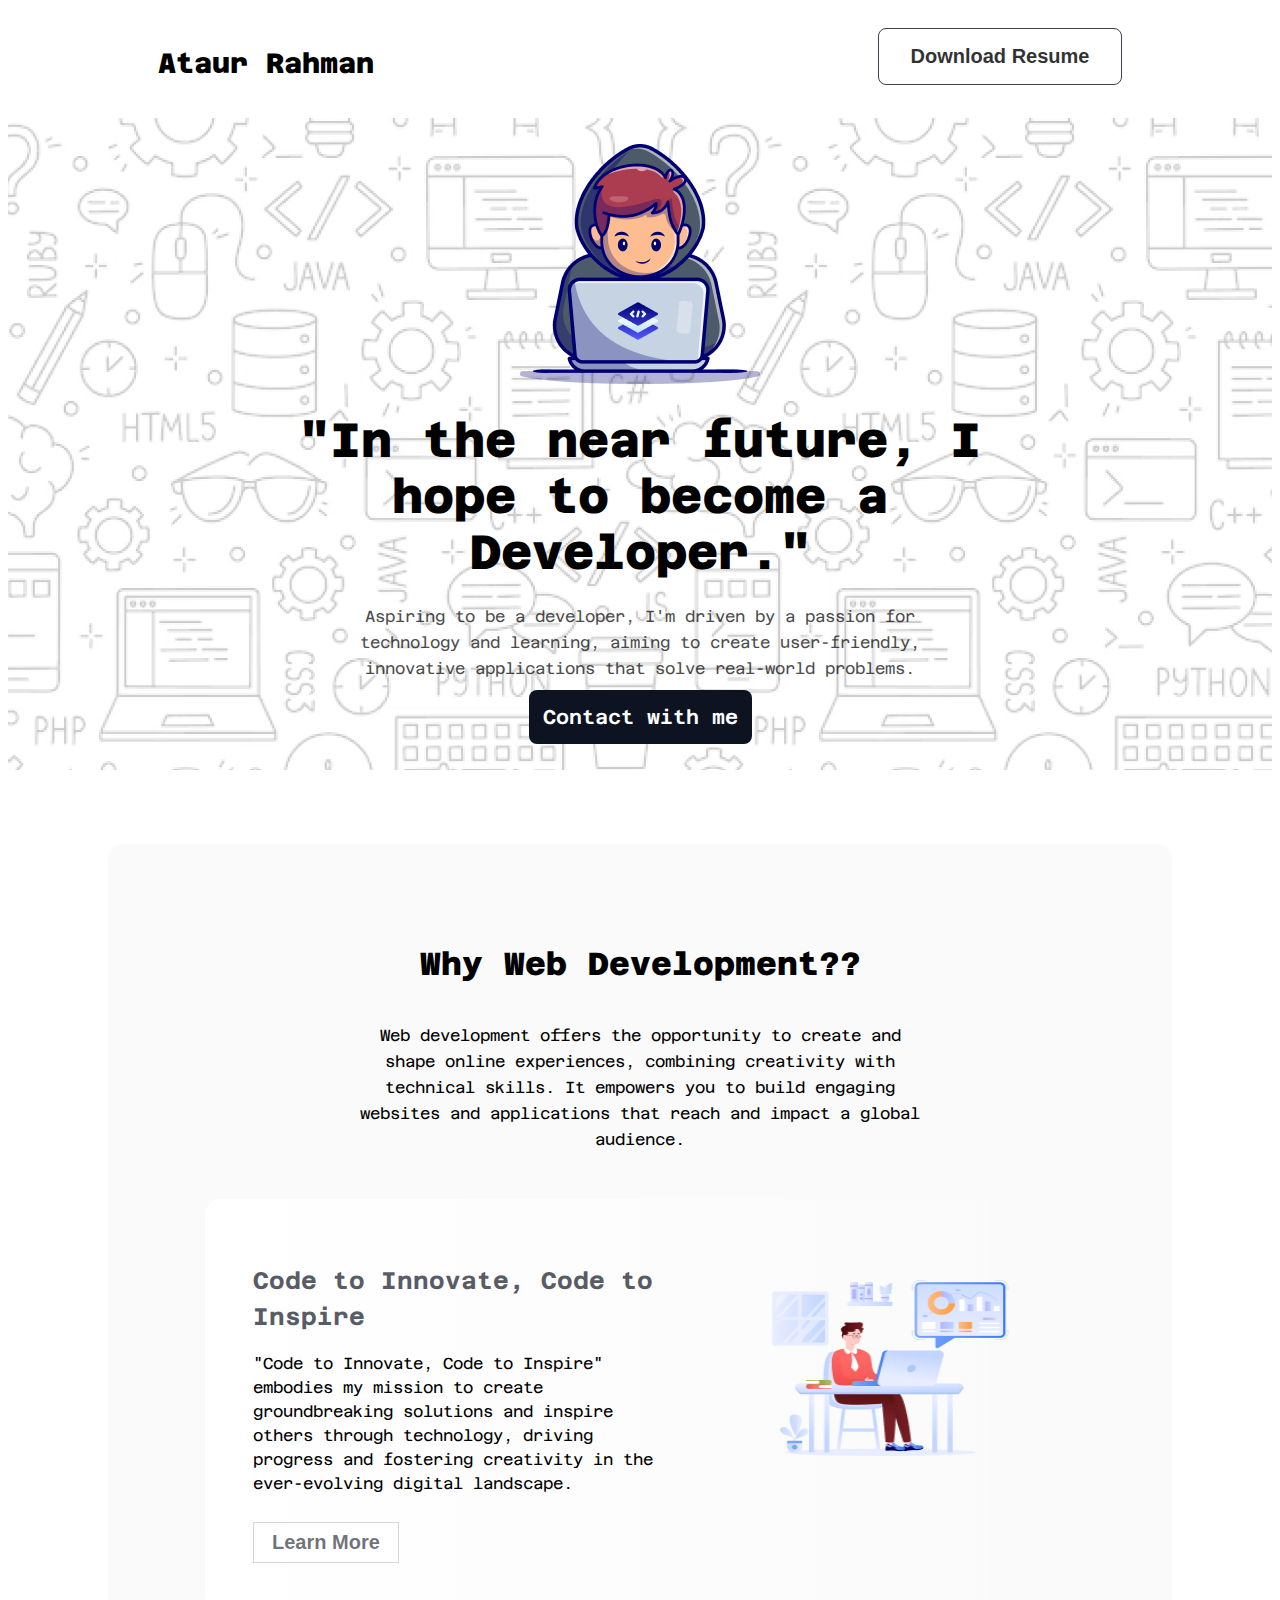
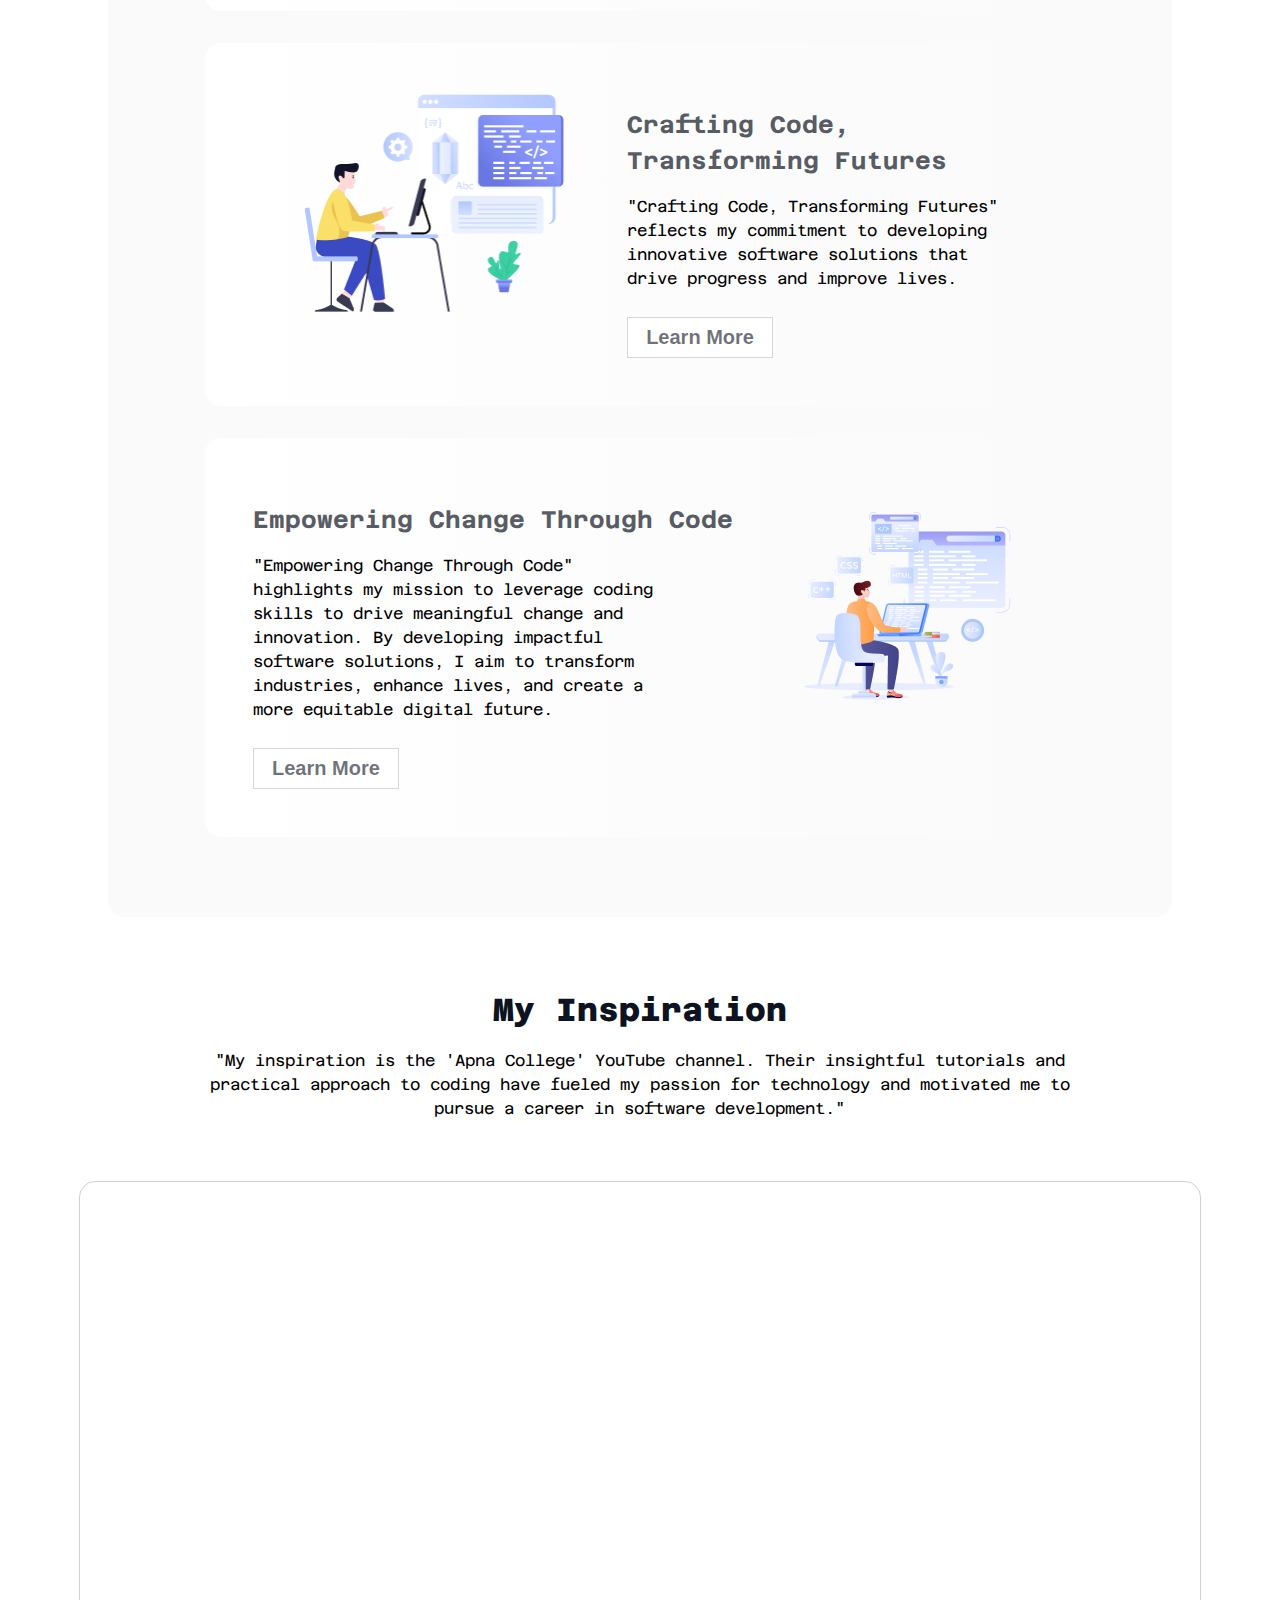
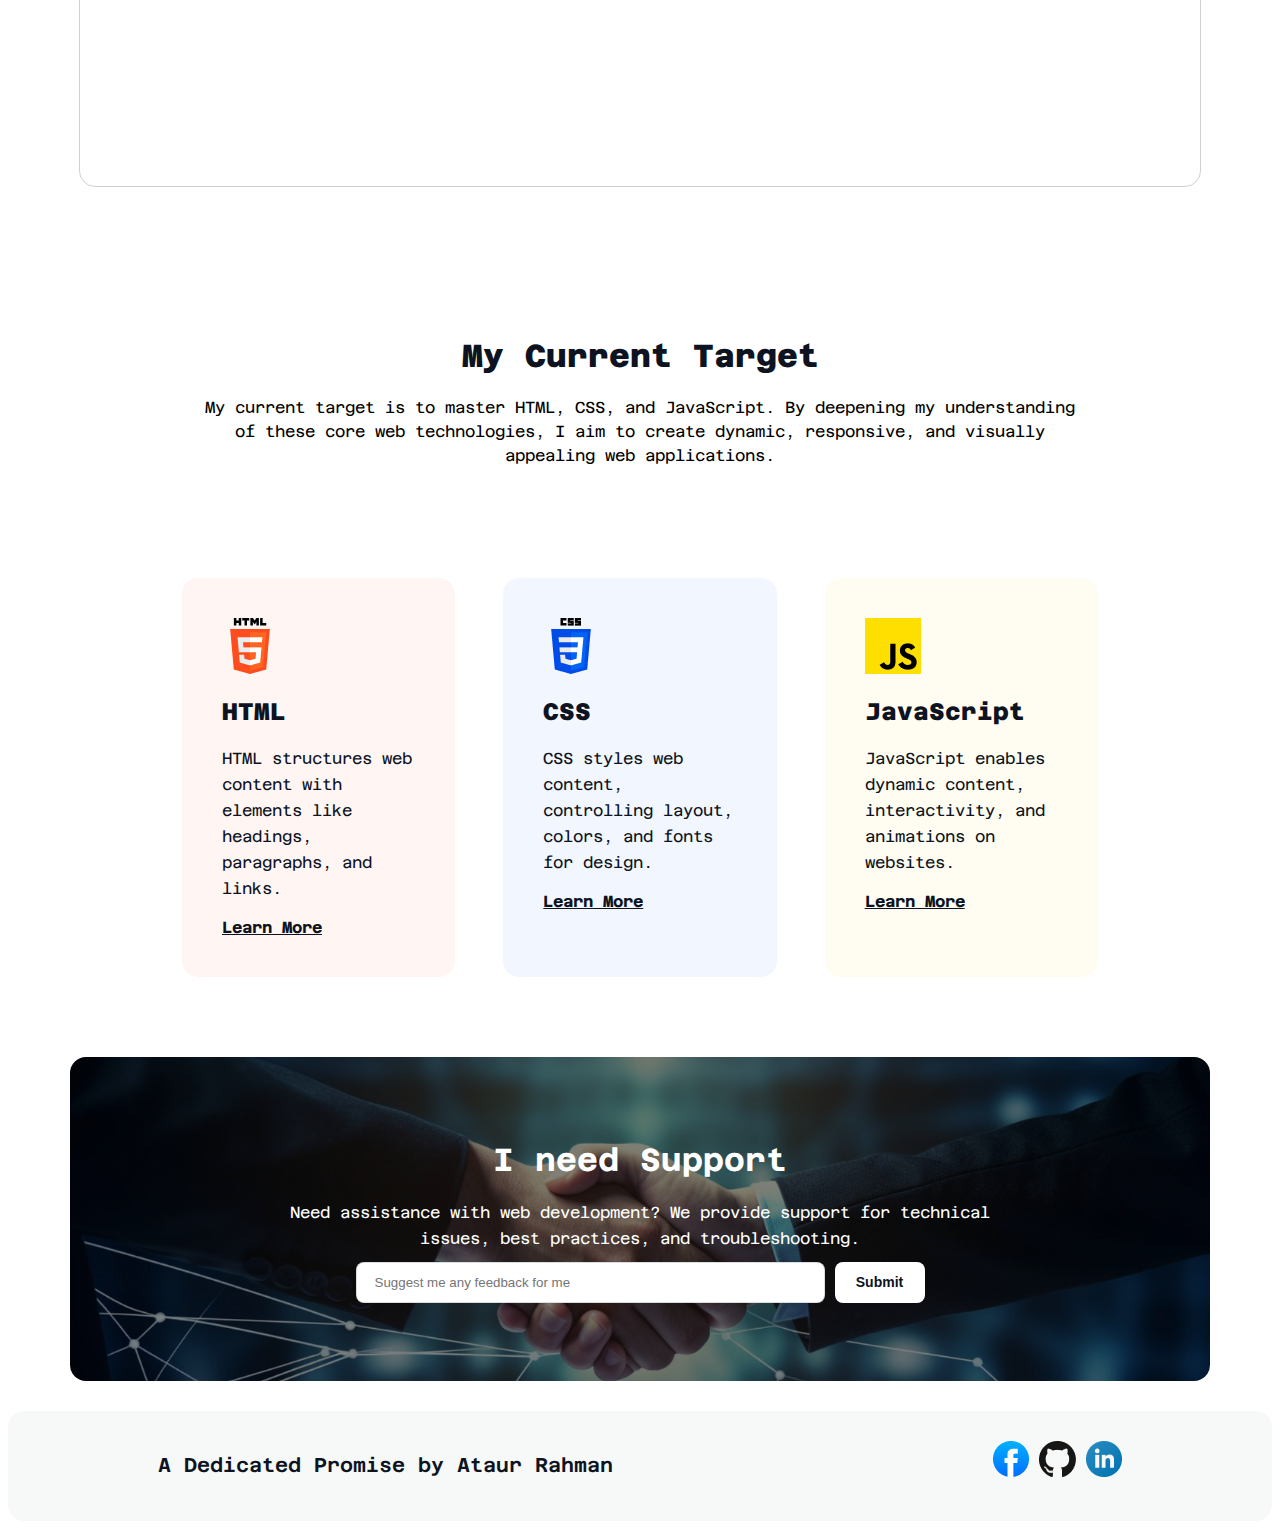
<file: index.html>
<!DOCTYPE html>
<html lang="en">
<head>
    <meta charset="UTF-8">
    <meta name="viewport" content="width=device-width, initial-scale=1.0">
    <title>Web Development Project</title>
    <link rel="stylesheet" href="./index.css">
</head>
<body>
    <!-- Navigation Section  -->

    <nav class="menu">
        <h1>Ataur Rahman</h1>
        <button>Download Resume</button>
    </nav>

<main>
    <!--Hero Section -->

    <div class="header-main">
        <div class="header-item">
            <img src="./assets/Group.png" alt="">
            <h1>"In the near future, I hope to become a Developer."</h1>
            <p>Aspiring to be a developer, I'm driven by a passion for technology and learning, aiming to create user-friendly, innovative applications that solve real-world problems.</p>
            <a href="#contact-me">Contact with me</a>
        </div>
    </div>

    <!-- Development Section -->

    <div class="dev-main">
        <div class="dev-heading">
            <h1>Why Web Development??</h1>
            <p>Web development offers the opportunity to create and shape online experiences, combining creativity with technical skills. It empowers you to build engaging websites and applications that reach and impact a global audience.</p>
        </div>
<!-- First Section -->
        <div class="first">
            <div class="first-text">
                <h1>Code to Innovate, Code to Inspire</h1>
                <p>"Code to Innovate, Code to Inspire" embodies my mission to create groundbreaking solutions and inspire others through technology, driving progress and fostering creativity in the ever-evolving digital landscape.</p>
                <button class="dev-btn">Learn More</button>
            </div>
            <div>
                <img src="./assets/Group 3.png" alt="">
            </div>
        </div>

<!-- Second Section -->

        <div class="second">
            <div>
                <img src="./assets/Layer_1.png" alt="">
            </div>
            <div>
                <h1>Crafting Code, Transforming Futures</h1>
                <p>"Crafting Code, Transforming Futures" reflects my commitment to developing innovative software solutions that drive progress and improve lives.</p>
                <button class="dev-btn">Learn More</button>
            </div>
        </div>

<!-- Third section -->

        <div class="third">
            <div>
                <h1>Empowering Change Through Code</h1>
                <p>"Empowering Change Through Code" highlights my mission to leverage coding skills to drive meaningful change and innovation. By developing impactful software solutions, I aim to transform industries, enhance lives, and create a more equitable digital future.</p>
                <button class="dev-btn">Learn More</button>
            </div>
            <div>
                <img src="./assets/Group 4.png" alt="">
            </div>
        </div>
    </div>

        <!-- My Inspiration Section -->
    <div class="inspiration">
        <h1>My Inspiration</h1>
        <p>"My inspiration is the 'Apna College' YouTube channel. Their insightful tutorials and practical approach to coding have fueled my passion for technology and motivated me to pursue a career in software development."</p>
    </div>
    <div class="video"> 
        <iframe width="1070" height="550" src="https://www.youtube.com/embed/_N6j8HXPt2U?si=klcxJEKmRaceq53i" title="YouTube video player" frameborder="0" allow="accelerometer; autoplay; clipboard-write; encrypted-media; gyroscope; picture-in-picture; web-share" referrerpolicy="strict-origin-when-cross-origin" allowfullscreen></iframe>
    </div>

    <!-- My Current Target Section-->
     <div class="inspiration">
        <h1>My Current Target</h1>
        <p>My current target is to master HTML, CSS, and JavaScript. By deepening my understanding of these core web technologies, I aim to create dynamic, responsive, and visually appealing web applications. </p>
     </div>
     <div class="card-sec" id="menuContact">
        <div class="card card1">
            <img src="./assets/html.png" alt="">
            <h1>HTML</h1>
            <p> HTML structures web content with elements like headings, paragraphs, and links.</p>
            <a href="https://html.com/">Learn More</a>
        </div>
        <div class="card card2">
            <img src="./assets/css.png" alt="">
            <h1>CSS</h1>
            <p>CSS styles web content, controlling layout, colors, and fonts for design.</p>
            <a href="https://web.dev/learn/css">Learn More</a>
        </div>
        <div class="card card3">
            <img src="./assets/js.png" alt="">
            <h1>JavaScript</h1>
            <p>JavaScript enables dynamic content, interactivity, and animations on websites.</p>
            <a href="https://www.javascript.com/">Learn More</a>
        </div>
     </div>

     <!-- support section -->
      <div class="support-main">
        <div class="support">
            <h1>I need Support</h1>
            <p>Need assistance with web development? We provide support for technical issues, best practices, and troubleshooting.</p>
            <input type="text" name="" id="" placeholder="Suggest me any feedback for me">
            <button>Submit</button>
        </div>
      </div>
    </main>

      <!-- footer section -->
      <footer class="footer" id="contact-me">
        <div>
            <h1>A Dedicated Promise by Ataur Rahman</h1> 
        </div>
        <div>
            <a href="https://www.facebook.com/ataurwd/">
                <img src="./assets/facebook.png" alt=""></a>
            <a href="https://github.com/ataurwd">
                <img src="./assets/github.png" alt=""></a>
            <a href="https://www.linkedin.com/in/ataur-rahman-653685254/">
                <img src="./assets/linkedin-icon 1.png" alt=""></a>
        </div>
      </footer>

</body>
</html>
</file>
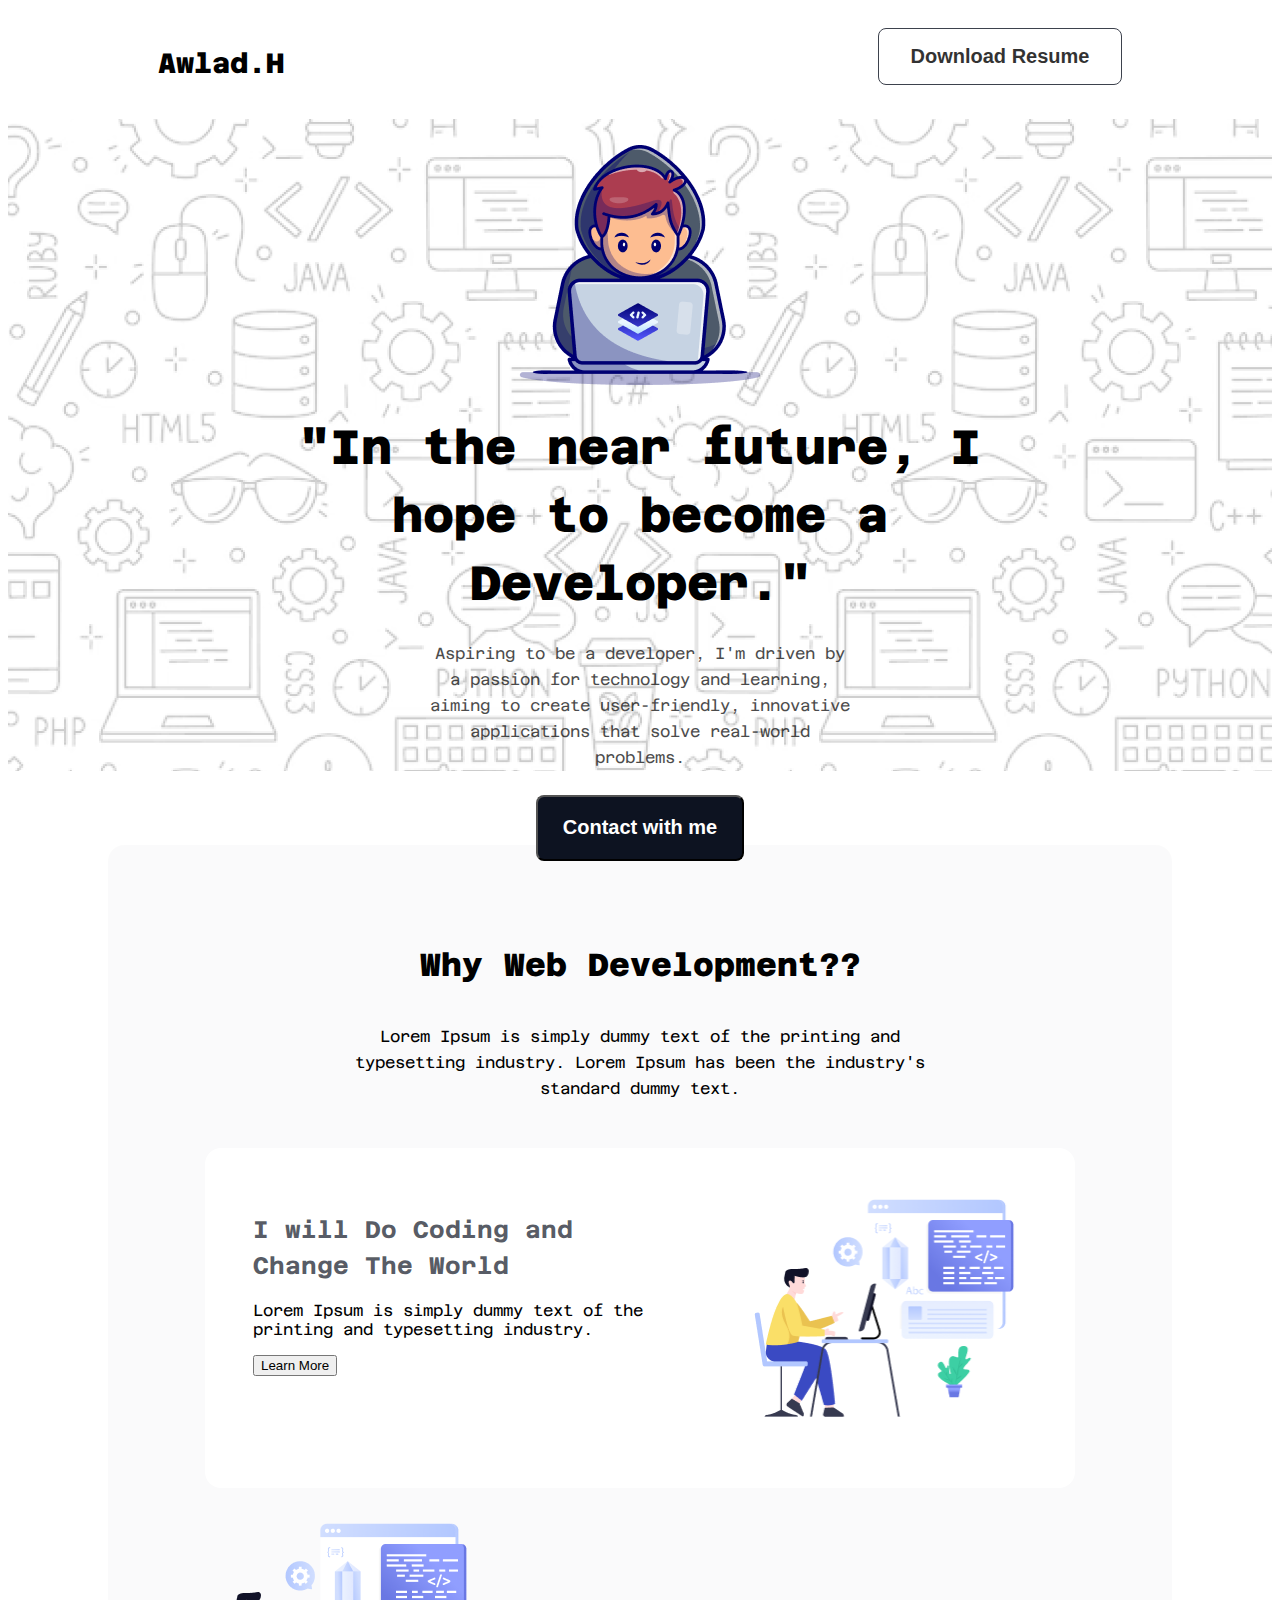
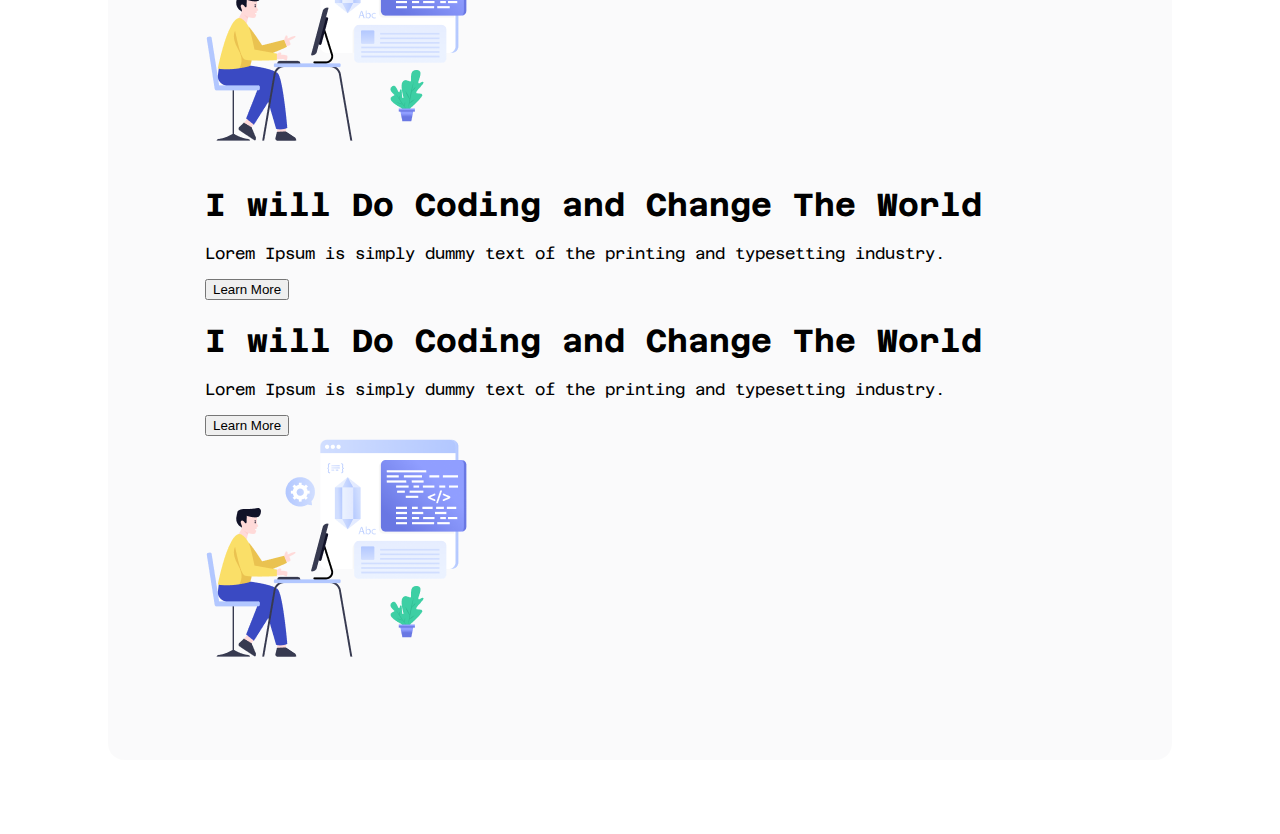
<file: html/index.html>
<!DOCTYPE html>
<html lang="en">
<head>
    <meta charset="UTF-8">
    <meta name="viewport" content="width=device-width, initial-scale=1.0">
    <title>Web Development Project</title>
    <link rel="stylesheet" href="../css/index.css">
</head>
<body>
    <!-- navigation section start -->
    <nav class="menu">
        <h1>Awlad.H</h1>
        <button>Download Resume</button>
    </nav>

        <!-- This is for hero section -->
    <div class="header-main">
        <div class="header-item">
            <img src="../assets/Group.png" alt="">
            <h1>"In the near future, I hope to become a Developer."</h1>
            <p>Aspiring to be a developer, I'm driven by a passion for technology and learning, aiming to create user-friendly, innovative applications that solve real-world problems.</p>
            <button>Contact with me</button>
        </div>
    </div>

    <!-- Development Section -->

    <div class="dev-main">
        <div class="dev-heading">
            <h1>Why Web Development??</h1>
            <p>Lorem Ipsum is simply dummy text of the printing and typesetting industry. Lorem Ipsum has been the industry's standard dummy text.</p>
        </div>
        <div class="first">
            <div class="first-text">
                <h1>I will Do Coding and Change The World</h1>
                <p>Lorem Ipsum is simply dummy text of the printing and typesetting industry.</p>
                <button>Learn More</button>
            </div>
            <div>
                <img src="../assets/Layer_1.png" alt="">
            </div>
        </div>
        <div class="second">
            <div>
                <img src="../assets/Layer_1.png" alt="">
            </div>
            <div>
                <h1>I will Do Coding and Change The World</h1>
                <p>Lorem Ipsum is simply dummy text of the printing and typesetting industry.</p>
                <button>Learn More</button>
            </div>
        </div>
        <div class="third">
            <div>
                <h1>I will Do Coding and Change The World</h1>
                <p>Lorem Ipsum is simply dummy text of the printing and typesetting industry.</p>
                <button>Learn More</button>
            </div>
            <div>
                <img src="../assets/Layer_1.png" alt="">
            </div>
        </div>

    </div>
</body>
</html>
</file>
<file: index.css>
@import url('https://fonts.googleapis.com/css2?family=Azeret+Mono:ital,wght@0,100..900;1,100..900&display=swap');

body{
    font-family: "Azeret Mono", monospace;
}
html{
    scroll-behavior: smooth;
}

/* This is for nav bar */
.menu{
    display: flex;
    justify-content: space-between;
    padding: 20px 150px;
}
.menu h1{
    font-size: 28px;
    font-weight: 800;
}
.menu button {
    width: 244px;
    height: 57px;
    box-sizing: border-box;
    border: 1px solid rgb(13, 19, 33);
    border-radius: 8px;
    opacity: 0.8;
    background-color: white;
    font-size: 20px;
    font-weight: 600;
    line-height: 23px;
    letter-spacing: 0%;
    cursor: pointer;
}

/* hero section css */

.header-main{
    background-image: url(./assets/Hero-bg.png);
    height: 652px;
    background-position: center;
    background-size: cover;
    background-repeat: no-repeat;
    text-align: center;
}
.header-item{
    padding: 0 221px;
}
.header-item img{
    padding-top: 26px;
}

.header-item h1{
    margin: 24px 0px;
    font-size: 48px;
    font-weight: 800;
}

.header-item p {
    padding: 0 126px;
    margin: 24px 0px;
    opacity: 0.7;
    font-size: 16px;
    font-weight: 400;
    line-height: 26px;
}

.header-item a {
    border-radius: 8px;
    background: rgb(13, 19, 33);
    color: white;
    font-size: 20px;
    font-weight: 600;
    line-height: 23px;
    cursor: pointer;
    text-decoration: none;
    padding: 15px 14px;
}

/* Development Section CSS */
.dev-main{
margin: 74px 100px;
    padding: 80px 97px;
    border-radius: 16px;
    background-color: rgba(13, 19, 33, 0.02);;}
.dev-heading{
    text-align: center;
}

.dev-heading h1{
    font-size: 32px;
    font-weight: 800;
    line-height: 37px;
    letter-spacing: 0%;
}
.dev-heading p{
    font-size: 16px;
    font-weight: 400;
    line-height: 26px;
    letter-spacing: 0%;
    padding: 20px 150px 30px;
}

/* first and second service */
.first, .second, .third{
    background: linear-gradient(90.00deg, rgb(255, 255, 255),rgba(255, 255, 255, 0) 100%);
}
.first p, .second p, .third p{
    line-height: 24px;
}


.first, .third{
    padding: 48px;
    display: flex;
    justify-content: space-between;
    border-radius: 16px;
    margin-bottom: 32px;
}
.first img, .second img{
    position: relative;
    width: 274.17px;
    height: 240px;
}
.first-text{
    width: 55%;
}

.first-text h1, .third h1{
    color: rgba(13, 19, 33, 0.7);
    font-size: 24px;
    font-weight: 700;
    line-height: 36px;
    letter-spacing: 0%;
}

/* second service */

.second{
    padding: 48px;
    display: flex;
    justify-content: space-between;
    border-radius: 16px;
    margin-bottom: 32px;
}

.second img{
    padding: 0 50px;
}

.second h1{
    color: rgba(13, 19, 33, 0.7);
    font-size: 24px;
    font-weight: 700;
    line-height: 36px;
    letter-spacing: 0%;
}

.third p{
    width: 80%;
}
.third{
    margin-bottom: 0;
}
/* dev section btn */

.dev-btn {
    padding: 8px 18px;
    font-size: 20px;
    font-weight: 600;
    line-height: 23px;
    color:rgba(13, 19, 33, 0.603);
    background-color: white;
    border: 1px solid rgba(13, 19, 33, 0.171);
    margin-top: 10px;
    cursor: pointer;
}

/* My Inspiration Section */

.inspiration{
    text-align: center;
}

.inspiration h1{
    color: rgb(13, 19, 33);
    font-size: 32px;
    font-weight: 800;
    line-height: 37px;
}

.inspiration p{
    width: 70%;
    margin: 20px auto 60px;
    line-height: 24px;
}
.video{
    margin: 0 auto 150px;
    width: 1070px;
    padding: 25px;
    border: 1px solid rgba(13, 19, 33, 0.2);
    border-radius: 16px;
    }

iframe{
    border-radius: 15px;
}

.card-sec{
    display: flex;
    padding: 50px 150px;
}

.card{
    background-color: aqua;
    margin: 0px 24px;    
    padding: 40px;
    border-radius: 16px;
    width: 33%;
}
.card1{
    background: rgba(255, 76, 30, 0.05);
}
.card2{
    background: rgba(0, 76, 232, 0.05);
}
.card3{
    background: rgba(255, 223, 0, 0.05);
}

.card a{
    border: none;
    text-decoration: underline;
    padding-left: 0;
    color: rgb(13, 19, 33);
    font-size: 16px;
    font-weight: 700;
    line-height: 19px;
}

.card h1{
    color: rgb(13, 19, 33);
    font-size: 24px;
    font-weight: 800;
    line-height: 36px;
}

.card p{
    color: rgb(13, 19, 33);
    font-size: 16px;
    font-weight: 400;
    line-height: 26px;
}


/* support section */


.support-main{
    width: 1140px;
    height: 324px;
    background-image: url(./assets/handshake.jpg);
    margin: 30px auto;
    background-position: center;
    background-size: cover;
    border-radius: 16px;
    background-color: rgba(0, 0, 0, 0.493);
    background-blend-mode: overlay;
}
.support{
    text-align: center;
    padding: 64px 48px;
}
.support h1{
    color: rgb(255, 255, 255);
    font-size: 32px;
    font-weight: 700;
    line-height: 36px;
}
.support p{
    color: rgb(255, 255, 255);
    font-size: 16px;
    font-weight: 400;
    line-height: 26px;
    width: 70%;
    margin: 10px auto;
}
.support input {
    width: 469px;
    height: 41px;
    box-sizing: border-box;
    border: 1px solid rgba(13, 19, 33, 0.15);
    border-radius: 8px;
    background: rgb(255, 255, 255);
    padding-left: 18px;
}

.support button{
    height: 41px;
    width: 90px;
    border: none;
    border-radius: 8px;
    background: rgb(255, 255, 255);
    color: rgb(13, 19, 33);
    font-size: 14px;
    font-weight: 600;
    line-height: 23px;
    cursor: pointer;
}

.footer{
    display: flex;
    padding: 30px 150px;
    border-radius: 16px;
    margin-bottom: 0;
    background: rgba(13, 19, 33, 0.03);
    justify-content: space-between;
}
.footer h1{
    color: rgb(13, 19, 33);
    font-size: 20px;
    font-weight: 600;
    line-height: 23px;
}

.footer img{
    cursor: pointer;
}
</file>
<file: css/index.css>
@import url('https://fonts.googleapis.com/css2?family=Azeret+Mono:ital,wght@0,100..900;1,100..900&display=swap');

body{
    font-family: "Azeret Mono", monospace;
}

/* This is for nav bar */
.menu{
    display: flex;
    justify-content: space-between;
    padding: 20px 150px;
}
.menu h1{
    font-size: 28px;
    font-weight: 800;
    line-height: 33px;
    letter-spacing: 0%;
    text-align: left;
}
.menu button {
    width: 244px;
    height: 57px;
    box-sizing: border-box;
    border: 1px solid rgb(13, 19, 33);
    border-radius: 8px;
    opacity: 0.8;
    background-color: white;
    font-size: 20px;
    font-weight: 600;
    line-height: 23px;
    letter-spacing: 0%;
    cursor: pointer;
}

/* hero section css */

.header-main{
    background-image: url(../assets/Hero-bg.png);
    height: 652px;
    background-position: center;
    background-size: cover;
    background-repeat: no-repeat;
    text-align: center;
}
.header-item{
    padding: 0 221px;
}
.header-item img{
    padding-top: 26px;
}

.header-item h1{
    margin: 24px 0px;
    font-size: 48px;
    font-weight: 800;
    line-height: 68px;
}

.header-item p{
    padding: 0 200px;
    margin: 24px 0px;
    opacity: 0.7;
    font-size: 16px;
    font-weight: 400;
    line-height: 26px;
    letter-spacing: 0%;
}

.header-item button{
    width: 208px;
    height: 66px;
    border-radius: 8px;
    background: rgb(13, 19, 33);
    color: white;
    font-size: 20px;
    font-weight: 600;
    line-height: 23px;
    cursor: pointer;
}

/* Development Section CSS */
.dev-main{
margin: 74px 100px;
    padding: 80px 97px;
    border-radius: 16px;
    background-color: rgba(13, 19, 33, 0.02);;}
.dev-heading{
    text-align: center;
}

.dev-heading h1{
    font-size: 32px;
    font-weight: 800;
    line-height: 37px;
    letter-spacing: 0%;
}
.dev-heading p{
    font-size: 16px;
    font-weight: 400;
    line-height: 26px;
    letter-spacing: 0%;
    padding: 20px 150px 30px;
}

/* first service */

.first{
    padding: 48px;
    display: flex;
    background-color: white;
    justify-content: space-between;
    border-radius: 16px;
    margin-bottom: 32px;
}
.first img{
    position: relative;
    width: 274.17px;
    height: 240px;
}
.first-text{
    width: 55%;
}

.first-text h1{
    color: rgba(13, 19, 33, 0.7);
    font-size: 24px;
    font-weight: 700;
    line-height: 36px;
    letter-spacing: 0%;
}
</file>
